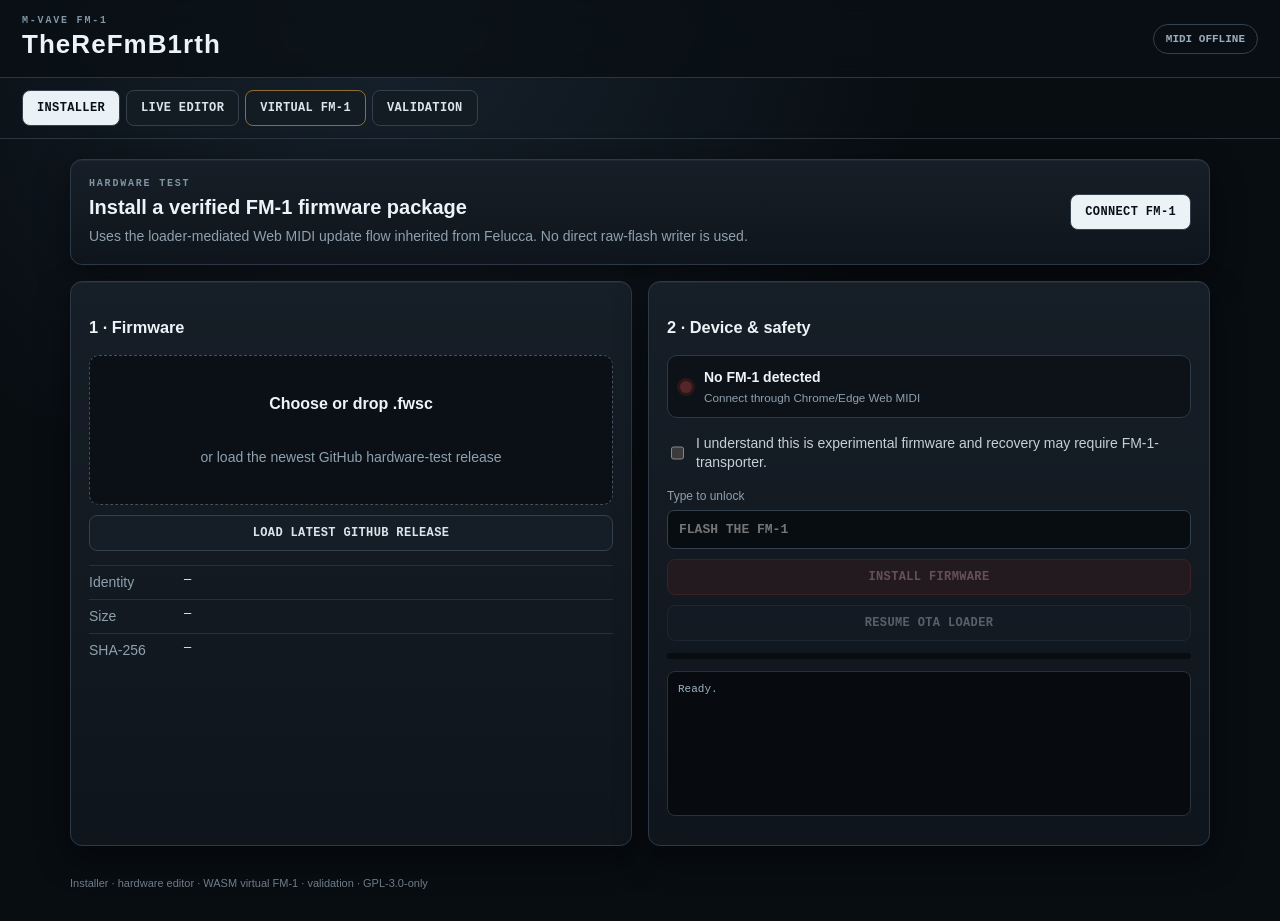
<file: web/app/index.html>
<!doctype html>
<html lang="en">
<head>
  <meta charset="utf-8" />
  <meta name="viewport" content="width=device-width,initial-scale=1" />
  <title>TheReFmB1rth FM-1</title>
  <link rel="stylesheet" href="./style.css" />
  <link rel="stylesheet" href="./virtual_fm1.css" />
</head>
<body>
  <header class="topbar"><div><div class="eyebrow">M-VAVE FM-1</div><h1>TheReFmB1rth</h1></div><div class="status" id="midiStatus">MIDI OFFLINE</div></header>
  <nav class="tabs" aria-label="App pages"><button class="tab active" data-tab="installer">INSTALLER</button><button class="tab" data-tab="editor">LIVE EDITOR</button><button class="tab" data-tab="virtual">VIRTUAL FM-1</button><button class="tab" data-tab="validation">VALIDATION</button></nav>
  <main>
    <section id="installer" class="page active">
      <div class="hero card"><div><div class="eyebrow">HARDWARE TEST</div><h2>Install a verified FM-1 firmware package</h2><p>Uses the loader-mediated Web MIDI update flow inherited from Felucca. No direct raw-flash writer is used.</p></div><button id="connectInstall" class="primary">CONNECT FM-1</button></div>
      <div class="grid two"><article class="card"><h3>1 · Firmware</h3><div class="drop" id="dropZone"><input id="fwFile" type="file" accept=".fwsc,application/octet-stream" /><strong>Choose or drop .fwsc</strong><span>or load the newest GitHub hardware-test release</span></div><button id="loadRelease" class="secondary wide">LOAD LATEST GITHUB RELEASE</button><dl class="meta"><div><dt>Identity</dt><dd id="pkgProduct">—</dd></div><div><dt>Size</dt><dd id="pkgSize">—</dd></div><div><dt>SHA-256</dt><dd id="pkgSha">—</dd></div></dl></article><article class="card"><h3>2 · Device & safety</h3><div class="deviceBox"><span class="lamp" id="deviceLamp"></span><div><strong id="deviceIdentity">No FM-1 detected</strong><small id="devicePort">Connect through Chrome/Edge Web MIDI</small></div></div><label class="check"><input id="riskCheck" type="checkbox" /> I understand this is experimental firmware and recovery may require FM-1-transporter.</label><label class="field"><span>Type to unlock</span><input id="confirmText" autocomplete="off" placeholder="FLASH THE FM-1" /></label><button id="installBtn" class="danger wide" disabled>INSTALL FIRMWARE</button><button id="resumeBtn" class="secondary wide" disabled>RESUME OTA LOADER</button><div class="progress"><div id="progressBar"></div></div><pre id="installLog" class="log">Ready.</pre></article></div>
    </section>

    <section id="editor" class="page">
      <div class="hero card compact"><div><div class="eyebrow">DIRECT CONTROL</div><h2>Live hardware / virtual editor</h2><p>Use Web MIDI with a real FM-1, or route the same controls to the WASM virtual FM-1 before flashing.</p></div><div class="heroActions"><button id="connectEditor" class="primary">CONNECT EDITOR</button><button id="routeVirtual" class="secondary">USE VIRTUAL</button></div></div>
      <div class="machineTabs"><button class="machine active" data-machine="0">ACID A</button><button class="machine" data-machine="1">ACID B</button><button class="machine" data-machine="2">808</button><button class="machine" data-machine="3">909</button></div>
      <article class="card rack transportPanel"><div class="rackHead"><div><span>TRANSPORT</span><small>MIDI realtime · shared with hardware or virtual sequencer</small></div><div class="status" id="transportStatus">STOPPED</div></div><div class="toggles"><button data-transport="start" class="primary">START</button><button data-transport="continue">CONTINUE</button><button data-transport="stop" class="danger">STOP</button></div><p class="editorHint">START resets the ReFm sequencer to step 1. CONTINUE resumes. STOP leaves the selected pattern intact.</p></article>
      <article class="card rack acidPanel" id="acidPanel"><div class="rackHead"><div><span id="acidName">ACID A</span><small>303-style live controls</small></div><div class="waveSwitch"><button data-wave="0" class="active">SAW</button><button data-wave="1">SQUARE</button></div></div><div class="controls"><label>CUTOFF<input class="knob" data-cc="74" type="range" min="0" max="127" value="64"><output>64</output></label><label>RESONANCE<input class="knob" data-cc="71" type="range" min="0" max="127" value="30"><output>30</output></label><label>ENV MOD<input class="knob" data-cc="1" type="range" min="0" max="127" value="64"><output>64</output></label><label>DECAY<input class="knob" data-cc="73" type="range" min="0" max="127" value="64"><output>64</output></label><label>ACCENT<input class="knob" data-cc="75" type="range" min="0" max="127" value="64"><output>64</output></label><label>DISTORTION<input class="knob" data-cc="76" type="range" min="0" max="127" value="0"><output>0</output></label></div><div class="keyboard" id="keyboard"></div></article>
      <article class="card rack mixerPanel"><div class="rackHead"><div><span>MIXER / SENDS</span><small id="mixTrackName">ACID A</small></div></div><div class="controls mixerControls"><label>LEVEL<input data-cc="7" type="range" min="0" max="127" value="110"><output>110</output></label><label>PAN<input data-cc="10" type="range" min="0" max="127" value="64"><output>64</output></label><label>DELAY<input data-cc="94" type="range" min="0" max="127" value="0"><output>0</output></label><label>REVERB<input data-cc="91" type="range" min="0" max="127" value="0"><output>0</output></label></div><div class="toggles"><button data-toggle-cc="120">MUTE</button><button data-toggle-cc="119">SOLO</button></div></article>
      <article class="card patternPanel"><div class="rackHead"><div><span>PATTERN</span><small>A–H</small></div></div><div class="patterns" id="patterns"></div></article>
      <article class="card rack sequencerPanel"><div class="rackHead"><div><span>16-STEP PROGRAMMER</span><small id="seqSubtitle">ACID A · pattern A</small></div><div class="seqMode" id="seqMode">STEP 01</div></div><div class="seqSteps" id="seqSteps"></div><div id="acidStepEditor" class="stepEditor"><div class="stepTypes" id="stepTypes"><button data-step-type="0">REST</button><button data-step-type="1" class="active">NOTE</button><button data-step-type="2">TIE</button></div><label>NOTE<input id="stepNote" type="number" min="0" max="127" value="48"></label><label>PROBABILITY<input id="stepProbability" type="range" min="0" max="100" value="100"><output>100%</output></label><button id="stepAccent">ACCENT</button><button id="stepSlide">SLIDE</button></div><div id="drumStepEditor" class="stepEditor hidden"><div class="voiceSelect" id="voiceSelect"></div><div class="stepTypes" id="drumStates"><button data-drum-state="0" class="active">OFF</button><button data-drum-state="1">HIT</button><button data-drum-state="2">ACCENT</button></div></div><p class="editorHint">The same reserved editor protocol is used for real hardware and the virtual route.</p></article>
      <article class="card drumPanel hidden" id="drumPanel"><div class="rackHead"><div><span id="drumName">808</span><small>audition pads</small></div></div><div class="pads" id="drumPads"></div></article>
    </section>

    <section id="virtual" class="page">
      <div class="hero card compact"><div><div class="eyebrow">WASM HARDWARE REHEARSAL</div><h2>Virtual M-VAVE FM-1</h2><p>Full front-panel layout with a real 240×240 screen. Controls drive TheReFmB1rth's WASM groovebox and physical <code>ui240</code> interaction model.</p></div><div class="heroActions"><button id="virtualPower" class="primary">SWITCH ON</button><button id="virtualSave" class="secondary">SAVE VIRTUAL</button><button id="virtualReset" class="danger">FACTORY RESET</button></div></div>
      <article class="card virtualCard"><div class="virtualDevice" id="virtualDevice"><svg viewBox="0 0 1000 640" role="application" aria-label="Virtual M-VAVE FM-1 front panel"></svg><canvas id="virtualScreen" width="240" height="240" aria-label="FM-1 240 by 240 display"></canvas></div><div class="virtualBar"><span class="status" id="virtualStatus">VIRTUAL FM-1 OFF</span><span id="virtualCpu"></span><span>drag knobs vertically or use mouse wheel · click panel buttons/keys · Space PLAY · Enter REC · Esc HOME</span></div></article>
      <article class="card rack"><div class="rackHead"><div><span>1:1 TEST LOOP</span><small>rehearse the exact panel workflow before hardware flashing</small></div></div><p class="editorHint">PRESETS changes patterns (or steps/project slots contextually), ALGORITHM changes machine, SELECT changes BPM, KNOB 1–4 edit the four LCD parameters. ENV/LFO select ACID A/B, ARP opens/cycles drums, SEQ opens step editing, GLO opens mixer, FX opens effects, SEL opens song, SAVE opens project, HOME returns home, PLAY owns transport, EDIT/REC are contextual actions.</p></article>
    </section>

    <section id="validation" class="page">
      <div class="hero card compact"><div><div class="eyebrow">PHYSICAL ACCEPTANCE</div><h2>Beta hardware validation</h2><p>Record the complete FM-1 physical pass locally, attach runtime evidence, then export one JSON or Markdown report.</p></div><button id="validationRefreshTarget" class="secondary">REFRESH TARGET</button></div>
      <article class="card validationSummary" id="validationSummary"></article>
      <article class="card rack"><div class="rackHead"><div><span>TARGET RELEASE</span><small>read from the CORS-safe firmware channel</small></div><div id="validationTarget" class="status">—</div></div><p class="editorHint">The validation report records the release tag, exact commit and firmware SHA-256 so measurements stay tied to one binary.</p></article>
      <article class="card rack"><div class="rackHead"><div><span>RUNTIME EVIDENCE</span><small>capture on LIVE EDITOR, then assign the latest measurement</small></div></div><div class="validationRuntime"><div><strong>Latest capture</strong><span id="validationRuntimeLast">No capture yet.</span></div><div><strong>Factory Pattern A</strong><span id="validationFactory">NOT CAPTURED</span><button id="validationAssignFactory" class="secondary">ASSIGN LATEST</button></div><div><strong>Worst-case stress</strong><span id="validationStress">NOT CAPTURED</span><button id="validationAssignStress" class="secondary">ASSIGN LATEST</button></div></div></article>
      <article class="card rack"><div class="rackHead"><div><span>PHYSICAL CHECKS</span><small>saved automatically in this browser</small></div></div><div id="validationChecks"></div></article>
      <article class="card rack"><div class="rackHead"><div><span>SESSION NOTES</span><small>serial-independent observations, failures and recovery notes</small></div></div><textarea id="validationNotes" class="validationNotes" placeholder="Add observations from the physical test session…"></textarea><div class="validationActions"><button id="validationExportJson" class="primary">EXPORT JSON</button><button id="validationExportMd" class="secondary">EXPORT MARKDOWN</button><button id="validationReset" class="danger">RESET LOCAL RESULTS</button></div></article>
    </section>
  </main>
  <footer>Installer · hardware editor · WASM virtual FM-1 · validation · GPL-3.0-only</footer>
  <script type="module" src="./app.js"></script><script type="module" src="./transport.js"></script><script type="module" src="./project_transfer.js"></script><script type="module" src="./runtime_diagnostics.js"></script><script type="module" src="./validation.js"></script><script type="module" src="./virtual_help.js"></script><script type="module" src="./virtual_fm1.js"></script><script type="module" src="./virtual_editor_bridge.js"></script>
</body>
</html>
</file>
<file: web/app/style.css>
:root{color-scheme:dark;--bg:#080d12;--panel:#111820;--panel2:#171f28;--line:#2a3642;--text:#edf4f8;--muted:#8fa0af;--red:#ff5148;--blue:#36a3ff;--amber:#ffb426;--green:#49e391;--purple:#bf73ff}*{box-sizing:border-box}body{margin:0;background:radial-gradient(circle at 30% 0,#17222d 0,#080d12 34rem);color:var(--text);font:14px/1.35 Inter,Segoe UI,sans-serif}.topbar{height:78px;padding:14px 22px;display:flex;align-items:center;justify-content:space-between;border-bottom:1px solid var(--line);background:#090f15cc;backdrop-filter:blur(12px);position:sticky;top:0;z-index:4}.topbar h1{margin:0;font-size:26px;letter-spacing:.04em}.eyebrow{font:700 10px/1.2 ui-monospace,SFMono-Regular,Consolas,monospace;letter-spacing:.18em;color:#8293a2}.status{border:1px solid #33414e;border-radius:999px;padding:8px 12px;font:700 11px ui-monospace,monospace;color:#9badbc}.status.online{color:var(--green);border-color:#2b7d57;background:#10251b}.tabs{display:flex;gap:6px;padding:12px 22px;border-bottom:1px solid var(--line)}button{font:700 12px ui-monospace,monospace;letter-spacing:.03em;border:1px solid #34414d;background:#131b23;color:#dbe5eb;border-radius:8px;padding:10px 14px;cursor:pointer}button:hover{border-color:#5a6b78}button:disabled{opacity:.35;cursor:not-allowed}.tab.active,.machine.active{background:#eaf2f5;color:#091016}.page{display:none;max-width:1180px;margin:0 auto;padding:20px}.page.active{display:block}.card{background:linear-gradient(180deg,#161e27,#0f151c);border:1px solid #2d3945;border-radius:12px;box-shadow:0 12px 34px #0007,inset 0 1px #ffffff0d;padding:18px}.hero{display:flex;justify-content:space-between;align-items:center;margin-bottom:16px}.hero.compact{padding:15px 18px}.hero h2{margin:4px 0 6px;font-size:20px}.hero p{margin:0;color:var(--muted);max-width:720px}.primary{background:#ebf3f7;color:#091016}.danger{background:#431a1b;border-color:#8d3031;color:#ffb7b5}.secondary{background:#151e27}.wide{width:100%;margin-top:10px}.grid.two{display:grid;grid-template-columns:1fr 1fr;gap:16px}.drop{border:1px dashed #43515d;border-radius:10px;min-height:150px;display:grid;place-items:center;text-align:center;padding:20px;position:relative;background:#0a1016}.drop input{position:absolute;inset:0;opacity:0;cursor:pointer}.drop strong{font-size:16px}.drop span{color:var(--muted)}.meta{margin:14px 0 0}.meta div{display:grid;grid-template-columns:95px 1fr;padding:7px 0;border-top:1px solid #25313b}.meta dt{color:var(--muted)}.meta dd{margin:0;overflow-wrap:anywhere;font:12px ui-monospace,monospace}.deviceBox{display:flex;gap:12px;align-items:center;border:1px solid #2d3945;padding:12px;border-radius:10px;background:#0c1218}.deviceBox small{display:block;color:var(--muted);margin-top:3px}.lamp{width:12px;height:12px;border-radius:50%;background:#542529;box-shadow:0 0 0 3px #2c1718}.lamp.on{background:var(--green);box-shadow:0 0 12px #49e391}.check{display:flex;gap:9px;margin:16px 0;color:#c6d0d7}.field{display:grid;gap:6px}.field span{color:var(--muted);font-size:12px}.field input{width:100%;background:#080d12;border:1px solid #34414d;border-radius:7px;padding:11px;color:var(--text);font:700 13px ui-monospace,monospace}.progress{height:6px;background:#080d12;border-radius:99px;overflow:hidden;margin:12px 0}.progress div{height:100%;width:0;background:var(--green);transition:width .2s}.log{height:145px;overflow:auto;background:#070b0f;border:1px solid #27323c;border-radius:8px;padding:10px;color:#9fb3c1;font-size:11px}.machineTabs{display:flex;gap:8px;margin:14px 0}.machine[data-machine="0"]{border-color:#8e302f}.machine[data-machine="1"]{border-color:#246fab}.machine[data-machine="2"]{border-color:#92701f}.machine[data-machine="3"]{border-color:#5f6971}.rack{margin-top:12px}.rackHead{display:flex;justify-content:space-between;align-items:center;margin-bottom:14px}.rackHead span{font:800 16px ui-monospace,monospace}.rackHead small{display:block;color:var(--muted);margin-top:3px}.waveSwitch{display:flex;gap:5px}.waveSwitch button.active{background:var(--red);border-color:var(--red);color:white}.controls{display:grid;grid-template-columns:repeat(6,1fr);gap:12px}.controls label{display:grid;gap:7px;color:#aebdc7;font:700 11px ui-monospace,monospace}.controls output{color:#f6fafc;font-size:12px}.controls input[type=range]{width:100%;accent-color:var(--red)}.mixerControls{grid-template-columns:repeat(4,1fr)}.mixerControls input{accent-color:var(--green)}.keyboard{display:flex;gap:4px;margin-top:18px;overflow:auto}.key{min-width:42px;height:65px;padding:0;background:#e7edf0;color:#111;border-color:#c9d0d3;display:flex;align-items:flex-end;justify-content:center}.key.black{background:#27313a;color:white;border-color:#465560;height:48px}.patterns,.pads{display:grid;grid-template-columns:repeat(8,1fr);gap:8px}.patterns button.active{background:var(--green);color:#07130c}.pads{grid-template-columns:repeat(6,1fr)}.pads button{min-height:62px;border-color:#614d1a;background:#231c0b;color:#ffca54}.toggles{display:flex;gap:8px;margin-top:14px}.toggles button.active{background:#7d2525;border-color:#d94a4a}.sequencerPanel{margin-top:12px}.seqMode{font:800 11px ui-monospace,monospace;color:var(--green);border:1px solid #315542;border-radius:999px;padding:7px 10px;background:#0d1c15}.seqSteps{display:grid;grid-template-columns:repeat(16,1fr);gap:6px}.seqSteps button{min-width:0;padding:12px 4px;background:#0c1218;border-color:#34404a;color:#81909c}.seqSteps button:nth-child(4n){border-right-color:#71808c}.seqSteps button.selected{outline:2px solid var(--green);outline-offset:1px;color:white}.seqSteps button[data-state="note"],.seqSteps button[data-state="hit"]{background:#243c2f;border-color:#417153;color:#dff8e8}.seqSteps button[data-state="tie"]{background:#2c2d4a;border-color:#6263a5;color:#d9dbff}.seqSteps button[data-state="accent"]{background:#553a10;border-color:#a67d2a;color:#ffd36c}.seqSteps button[data-state="rest"]{background:#0b1116;color:#60707d}.stepEditor{display:grid;grid-template-columns:auto 110px minmax(160px,1fr) auto auto;gap:10px;align-items:end;margin-top:14px;padding-top:14px;border-top:1px solid #2a3642}.stepEditor label{display:grid;gap:6px;color:#99a9b5;font:700 10px ui-monospace,monospace}.stepEditor input[type=number]{width:100%;background:#080d12;color:#fff;border:1px solid #34414d;border-radius:7px;padding:9px}.stepEditor input[type=range]{width:100%;accent-color:var(--green)}.stepEditor output{font-size:11px;color:#dbe8df}.stepTypes,.voiceSelect{display:flex;gap:6px;flex-wrap:wrap}.stepTypes button.active,#stepAccent.active,#stepSlide.active,.voiceSelect button.active{background:#eaf2f5;color:#091016}.voiceSelect{grid-column:1/5}.voiceSelect button{padding:8px 10px}.editorHint{margin:12px 0 0;color:#71808b;font-size:11px}.hidden{display:none}.validationSummary{display:grid;gap:5px;margin-bottom:12px;border-color:#6b5122}.validationSummary strong{font:800 16px ui-monospace,monospace;color:var(--amber)}.validationSummary span{color:#9eb0bd;font:12px ui-monospace,monospace}.validationSummary.validationPass{border-color:#2b7d57;background:linear-gradient(180deg,#14251d,#0d1712)}.validationSummary.validationPass strong{color:var(--green)}.validationRuntime{display:grid;grid-template-columns:1.2fr 1fr 1fr;gap:10px}.validationRuntime>div{display:grid;gap:7px;background:#0b1116;border:1px solid #2b3640;border-radius:9px;padding:12px}.validationRuntime strong{font:700 11px ui-monospace,monospace}.validationRuntime span{color:#97a9b6;font:11px ui-monospace,monospace;overflow-wrap:anywhere}.validationGroup{margin-top:16px;padding:7px 0;border-bottom:1px solid #33404b;color:#dce7ed;font:800 12px ui-monospace,monospace;letter-spacing:.05em}.validationGroup:first-child{margin-top:0}.validationRow{display:grid;grid-template-columns:minmax(260px,1.5fr) 130px minmax(220px,1fr);gap:10px;align-items:center;padding:8px 0;border-bottom:1px solid #202b34}.validationLabel{color:#bdcbd4}.validationRow select,.validationRow input,.validationNotes{background:#080d12;color:var(--text);border:1px solid #34414d;border-radius:7px;padding:9px;font:12px ui-monospace,monospace}.validationRow[data-status="pass"] select{border-color:#2b7d57;color:var(--green)}.validationRow[data-status="fail"] select{border-color:#8d3031;color:#ff8c87}.validationRow[data-status="na"] select{color:#8fa0af}.validationNotes{width:100%;min-height:120px;resize:vertical;font-family:Inter,Segoe UI,sans-serif}.validationActions{display:flex;gap:8px;flex-wrap:wrap;margin-top:12px}footer{max-width:1180px;margin:10px auto 30px;padding:0 20px;color:#6e7c88;font-size:11px}@media(max-width:800px){.grid.two{grid-template-columns:1fr}.controls{grid-template-columns:repeat(2,1fr)}.hero{align-items:flex-start;gap:16px;flex-direction:column}.hero button{width:100%}.patterns{grid-template-columns:repeat(4,1fr)}.pads{grid-template-columns:repeat(3,1fr)}.seqSteps{grid-template-columns:repeat(8,1fr)}.stepEditor{grid-template-columns:1fr 1fr}.voiceSelect{grid-column:1/-1}.validationRuntime{grid-template-columns:1fr}.validationRow{grid-template-columns:1fr}.validationActions button{width:100%}}
</file>
<file: web/app/virtual_fm1.css>
:root{--rb240-metal:#6f7275;--rb240-metal-dark:#2b2e31;--rb240-metal-mid:#55595d;--rb240-metal-light:#b9bdc0;--rb240-led:#2a0708;--rb240-red:#ff4a3f;--rb240-amber:#ffb326;--rb240-cyan:#38bfd2;--rb240-green:#6fd77d}.heroActions{display:flex;gap:8px;flex-wrap:wrap}.virtualCard{padding:12px}.virtualDevice{position:relative;width:100%;aspect-ratio:1000/640;max-width:1100px;margin:auto;user-select:none;touch-action:manipulation;background:#17191c;border-radius:28px;box-shadow:0 24px 70px #000a}.virtualDevice>svg{position:absolute;inset:0;width:100%;height:100%}.virtualDevice>canvas{position:absolute;left:31.8%;top:9.7%;width:20%;height:31.25%;background:#2b2e31;image-rendering:pixelated;border-radius:1px;box-shadow:0 0 0 4px #101113,0 0 0 6px #55595d,0 4px 10px #000b}.vf-knob{cursor:ns-resize;outline:none}.vf-knob:focus-visible,.vf-button:focus-visible{outline:3px solid var(--rb240-amber)}.vf-button{cursor:pointer}.vf-button .vf-btnface{filter:drop-shadow(0 2px 1px #0008)}.vf-button.held .vf-btnface{fill:#4d6657;stroke:#ffc75a}.vf-key{cursor:pointer}.vf-key.held .vf-keyface{fill:#f4c772}.vf-key.black.held .vf-keyface{fill:#b36a35}.virtualBar{display:flex;gap:12px;align-items:center;flex-wrap:wrap;margin-top:12px;color:var(--muted);font:11px ui-monospace,monospace}.virtualBar #virtualCpu{color:#9fc8ad}.virtualCard code{font:inherit}.tab[data-tab="virtual"]{border-color:#8e6e32}.tab[data-tab="virtual"].active{background:#d9b25c;color:#19130a}.secondary.active,#routeVirtual.active{background:#173c28;border-color:#ffc75a;color:#ffe5aa}@media(max-width:800px){.virtualCard{padding:5px}.virtualDevice{border-radius:12px}.virtualDevice>canvas{box-shadow:0 0 0 2px #101215}.heroActions{width:100%}.heroActions button{flex:1 1 140px}}
</file>
